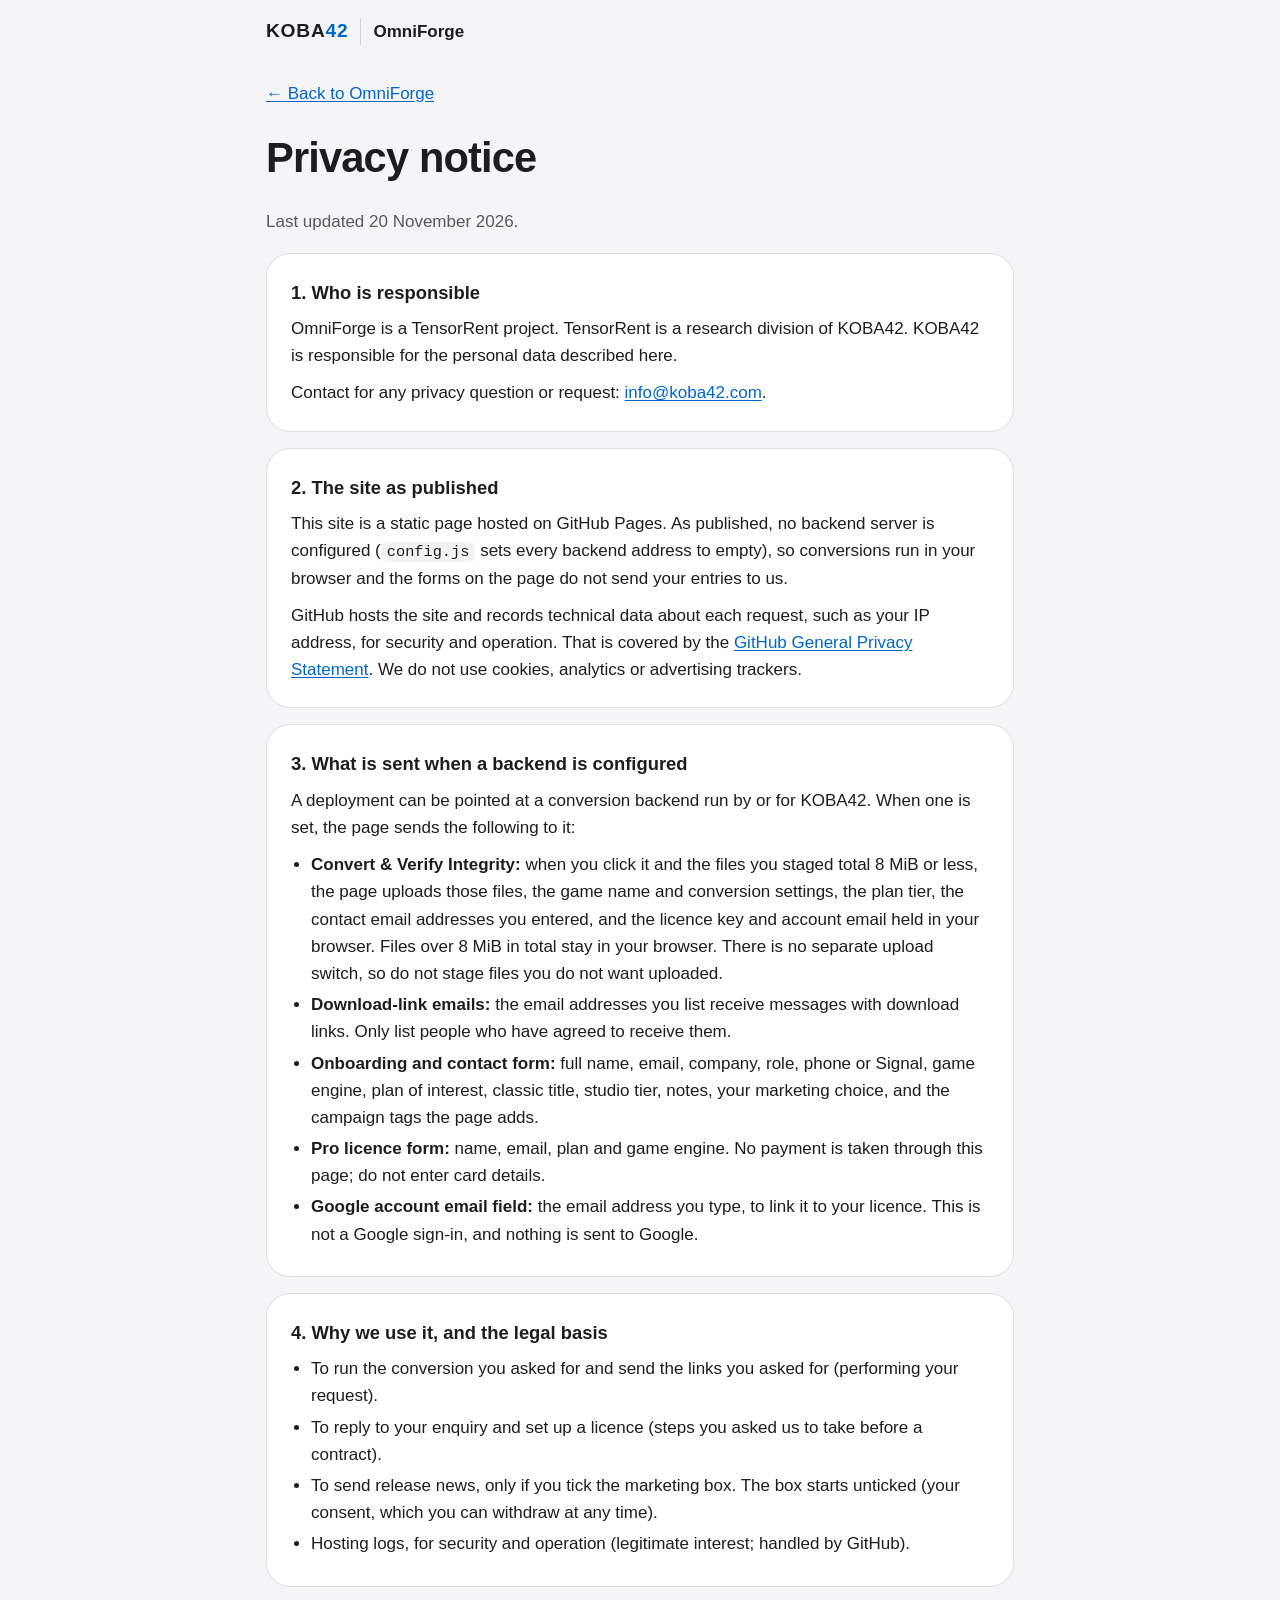
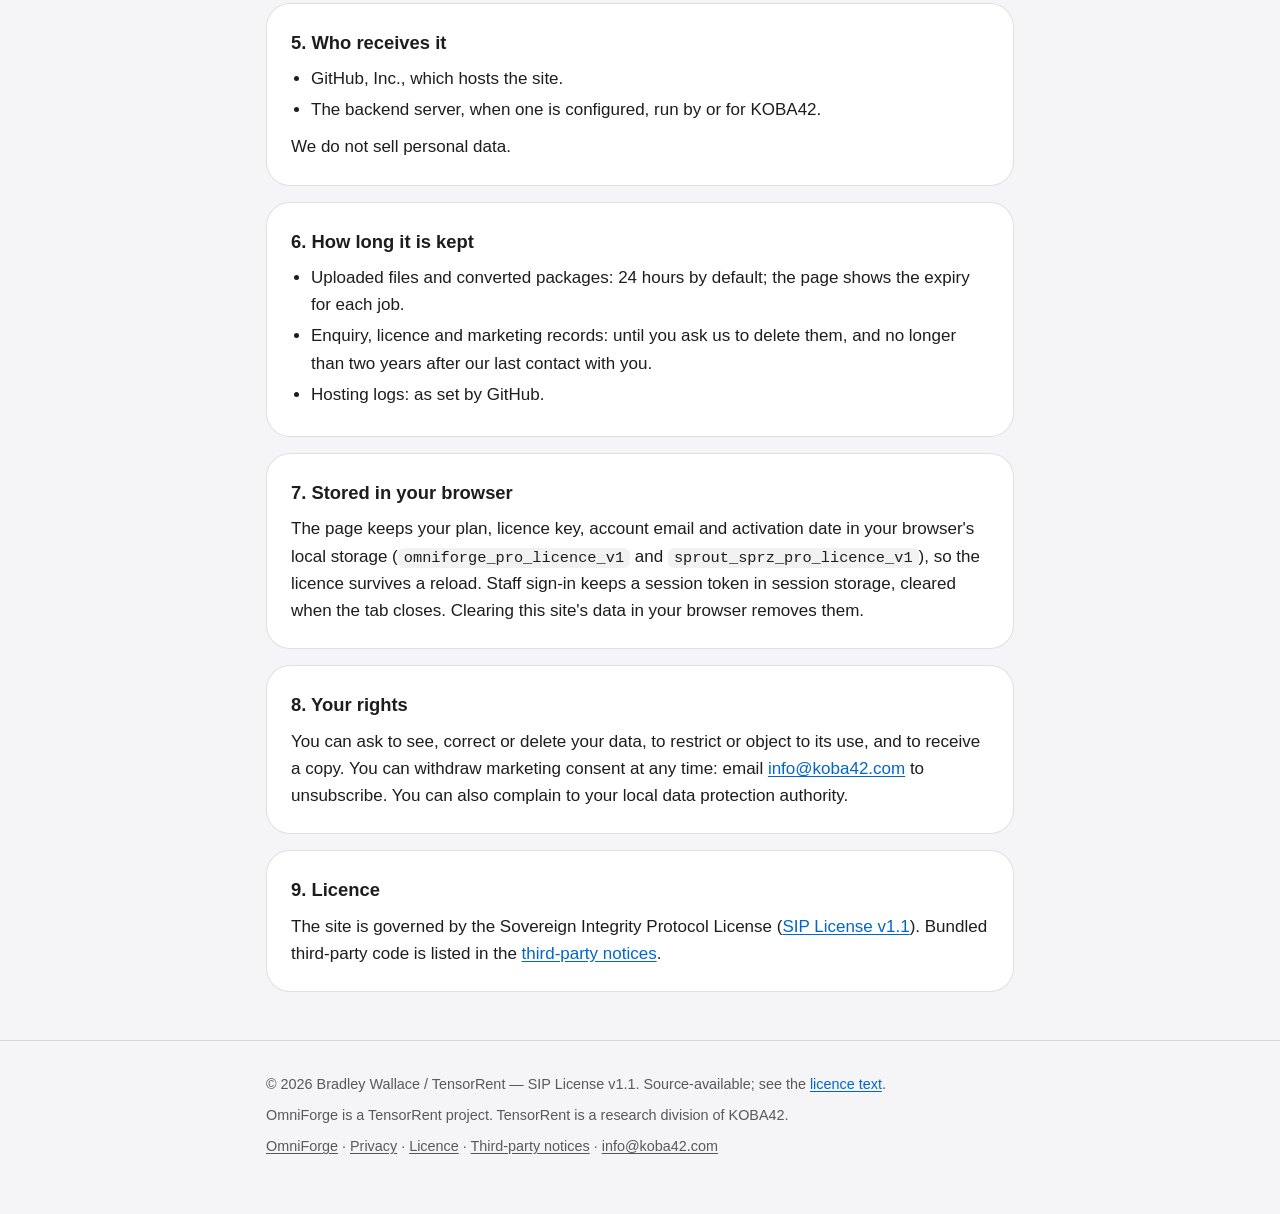
<file: privacy.html>
<!doctype html>
<html lang="en">
  <head>
    <meta charset="UTF-8" />
    <meta name="viewport" content="width=device-width, initial-scale=1.0" />
    <meta name="color-scheme" content="dark light" />
    <meta name="referrer" content="strict-origin-when-cross-origin" />
    <meta name="description" content="How the OmniForge site handles your data: what is collected, why, who receives it, how long it is kept and your rights." />
    <title>OmniForge Privacy Notice</title>
    <style>
      :root { --bg: #050507; --panel: #0b0f18; --text: #ffffff; --muted: rgba(255,255,255,.72); --hairline: rgba(255,255,255,.14); --link: #2997ff; --code-bg: rgba(255,255,255,.07); --font: -apple-system, BlinkMacSystemFont, "SF Pro Text", "Segoe UI", Roboto, Inter, sans-serif; color-scheme: dark; }
      @media (prefers-color-scheme: light) { :root { --bg: #f5f5f7; --panel: #ffffff; --text: #1d1d1f; --muted: rgba(29,29,31,.72); --hairline: rgba(0,0,0,.12); --link: #0066cc; --code-bg: rgba(0,0,0,.05); color-scheme: light; } }
      * { box-sizing: border-box; }
      body { margin: 0; background: var(--bg); color: var(--text); font: 17px/1.6 var(--font); overflow-wrap: break-word; }
      a { color: var(--link); text-underline-offset: 2px; }
      a:focus-visible { outline: 3px solid var(--link); outline-offset: 2px; }
      header, main, footer > div { max-width: 780px; margin: 0 auto; padding: 0 16px; }
      header { padding-top: 16px; padding-bottom: 16px; display: flex; flex-wrap: wrap; align-items: baseline; gap: 12px; }
      .wordmark { font-weight: 750; font-size: 1.2rem; letter-spacing: .04em; color: var(--text); text-decoration: none; }
      .wordmark .k42 { color: var(--link); }
      .product { color: var(--text); text-decoration: none; font-weight: 650; border-left: 1px solid var(--hairline); padding-left: 12px; }
      h1 { font-size: clamp(1.8rem, 5vw, 2.6rem); line-height: 1.1; font-weight: 650; letter-spacing: -.02em; }
      h2 { font-size: 1.15rem; font-weight: 650; margin: 0 0 8px; }
      code { background: var(--code-bg); padding: 1px 6px; border-radius: 6px; font-family: ui-monospace, "SF Mono", Menlo, Consolas, monospace; font-size: .9em; }
      .card { background: var(--panel); border: 1px solid var(--hairline); border-radius: 24px; padding: 24px; margin: 16px 0; }
      .card p, .card ul { margin: 0 0 10px; }
      .card > :last-child { margin-bottom: 0; }
      .card ul { padding-left: 20px; }
      .card li { margin: 4px 0; }
      .updated { color: var(--muted); }
      footer { border-top: 1px solid var(--hairline); margin-top: 48px; color: var(--muted); font-size: .9rem; }
      footer > div { padding-top: 24px; padding-bottom: 48px; }
      footer p { margin: 8px 0; }
      .foot-links a { color: var(--muted); }
      .foot-links a:hover { color: var(--text); }
      @media (max-width: 480px) { body { font-size: 16px; } .card { padding: 18px; } }
    </style>
  </head>
  <body>
    <header>
      <a class="wordmark" href="https://koba42.com">KOBA<span class="k42">42</span></a>
      <a class="product" href="./index.html">OmniForge</a>
    </header>
    <main>
      <p><a href="./index.html">&larr; Back to OmniForge</a></p>
      <h1>Privacy notice</h1>
      <p class="updated">Last updated 20 November 2026.</p>

      <div class="card">
        <h2>1. Who is responsible</h2>
        <p>OmniForge is a TensorRent project. TensorRent is a research division of KOBA42. KOBA42 is responsible for the personal data described here.</p>
        <p>Contact for any privacy question or request: <a href="mailto:info@koba42.com">info@koba42.com</a>.</p>
      </div>

      <div class="card">
        <h2>2. The site as published</h2>
        <p>This site is a static page hosted on GitHub Pages. As published, no backend server is configured (<code>config.js</code> sets every backend address to empty), so conversions run in your browser and the forms on the page do not send your entries to us.</p>
        <p>GitHub hosts the site and records technical data about each request, such as your IP address, for security and operation. That is covered by the <a href="https://docs.github.com/en/site-policy/privacy-policies/github-general-privacy-statement">GitHub General Privacy Statement</a>. We do not use cookies, analytics or advertising trackers.</p>
      </div>

      <div class="card">
        <h2>3. What is sent when a backend is configured</h2>
        <p>A deployment can be pointed at a conversion backend run by or for KOBA42. When one is set, the page sends the following to it:</p>
        <ul>
          <li><strong>Convert &amp; Verify Integrity:</strong> when you click it and the files you staged total 8&nbsp;MiB or less, the page uploads those files, the game name and conversion settings, the plan tier, the contact email addresses you entered, and the licence key and account email held in your browser. Files over 8&nbsp;MiB in total stay in your browser. There is no separate upload switch, so do not stage files you do not want uploaded.</li>
          <li><strong>Download-link emails:</strong> the email addresses you list receive messages with download links. Only list people who have agreed to receive them.</li>
          <li><strong>Onboarding and contact form:</strong> full name, email, company, role, phone or Signal, game engine, plan of interest, classic title, studio tier, notes, your marketing choice, and the campaign tags the page adds.</li>
          <li><strong>Pro licence form:</strong> name, email, plan and game engine. No payment is taken through this page; do not enter card details.</li>
          <li><strong>Google account email field:</strong> the email address you type, to link it to your licence. This is not a Google sign-in, and nothing is sent to Google.</li>
        </ul>
      </div>

      <div class="card">
        <h2>4. Why we use it, and the legal basis</h2>
        <ul>
          <li>To run the conversion you asked for and send the links you asked for (performing your request).</li>
          <li>To reply to your enquiry and set up a licence (steps you asked us to take before a contract).</li>
          <li>To send release news, only if you tick the marketing box. The box starts unticked (your consent, which you can withdraw at any time).</li>
          <li>Hosting logs, for security and operation (legitimate interest; handled by GitHub).</li>
        </ul>
      </div>

      <div class="card">
        <h2>5. Who receives it</h2>
        <ul>
          <li>GitHub, Inc., which hosts the site.</li>
          <li>The backend server, when one is configured, run by or for KOBA42.</li>
        </ul>
        <p>We do not sell personal data.</p>
      </div>

      <div class="card">
        <h2>6. How long it is kept</h2>
        <ul>
          <li>Uploaded files and converted packages: 24 hours by default; the page shows the expiry for each job.</li>
          <li>Enquiry, licence and marketing records: until you ask us to delete them, and no longer than two years after our last contact with you.</li>
          <li>Hosting logs: as set by GitHub.</li>
        </ul>
      </div>

      <div class="card">
        <h2>7. Stored in your browser</h2>
        <p>The page keeps your plan, licence key, account email and activation date in your browser's local storage (<code>omniforge_pro_licence_v1</code> and <code>sprout_sprz_pro_licence_v1</code>), so the licence survives a reload. Staff sign-in keeps a session token in session storage, cleared when the tab closes. Clearing this site's data in your browser removes them.</p>
      </div>

      <div class="card">
        <h2>8. Your rights</h2>
        <p>You can ask to see, correct or delete your data, to restrict or object to its use, and to receive a copy. You can withdraw marketing consent at any time: email <a href="mailto:info@koba42.com">info@koba42.com</a> to unsubscribe. You can also complain to your local data protection authority.</p>
      </div>

      <div class="card">
        <h2>9. Licence</h2>
        <p>The site is governed by the Sovereign Integrity Protocol License (<a href="./LICENSE.txt">SIP License v1.1</a>). Bundled third-party code is listed in the <a href="./THIRD_PARTY_NOTICES.md">third-party notices</a>.</p>
      </div>
    </main>
    <footer>
      <div>
        <p>© 2026 Bradley Wallace / TensorRent — SIP License v1.1. Source-available; see the <a href="./LICENSE.txt">licence text</a>.</p>
        <p>OmniForge is a TensorRent project. TensorRent is a research division of KOBA42.</p>
        <p class="foot-links"><a href="./index.html">OmniForge</a> · <a href="./privacy.html">Privacy</a> · <a href="./LICENSE.txt">Licence</a> · <a href="./THIRD_PARTY_NOTICES.md">Third-party notices</a> · <a href="mailto:info@koba42.com">info@koba42.com</a></p>
      </div>
    </footer>
  </body>
</html>
</file>
